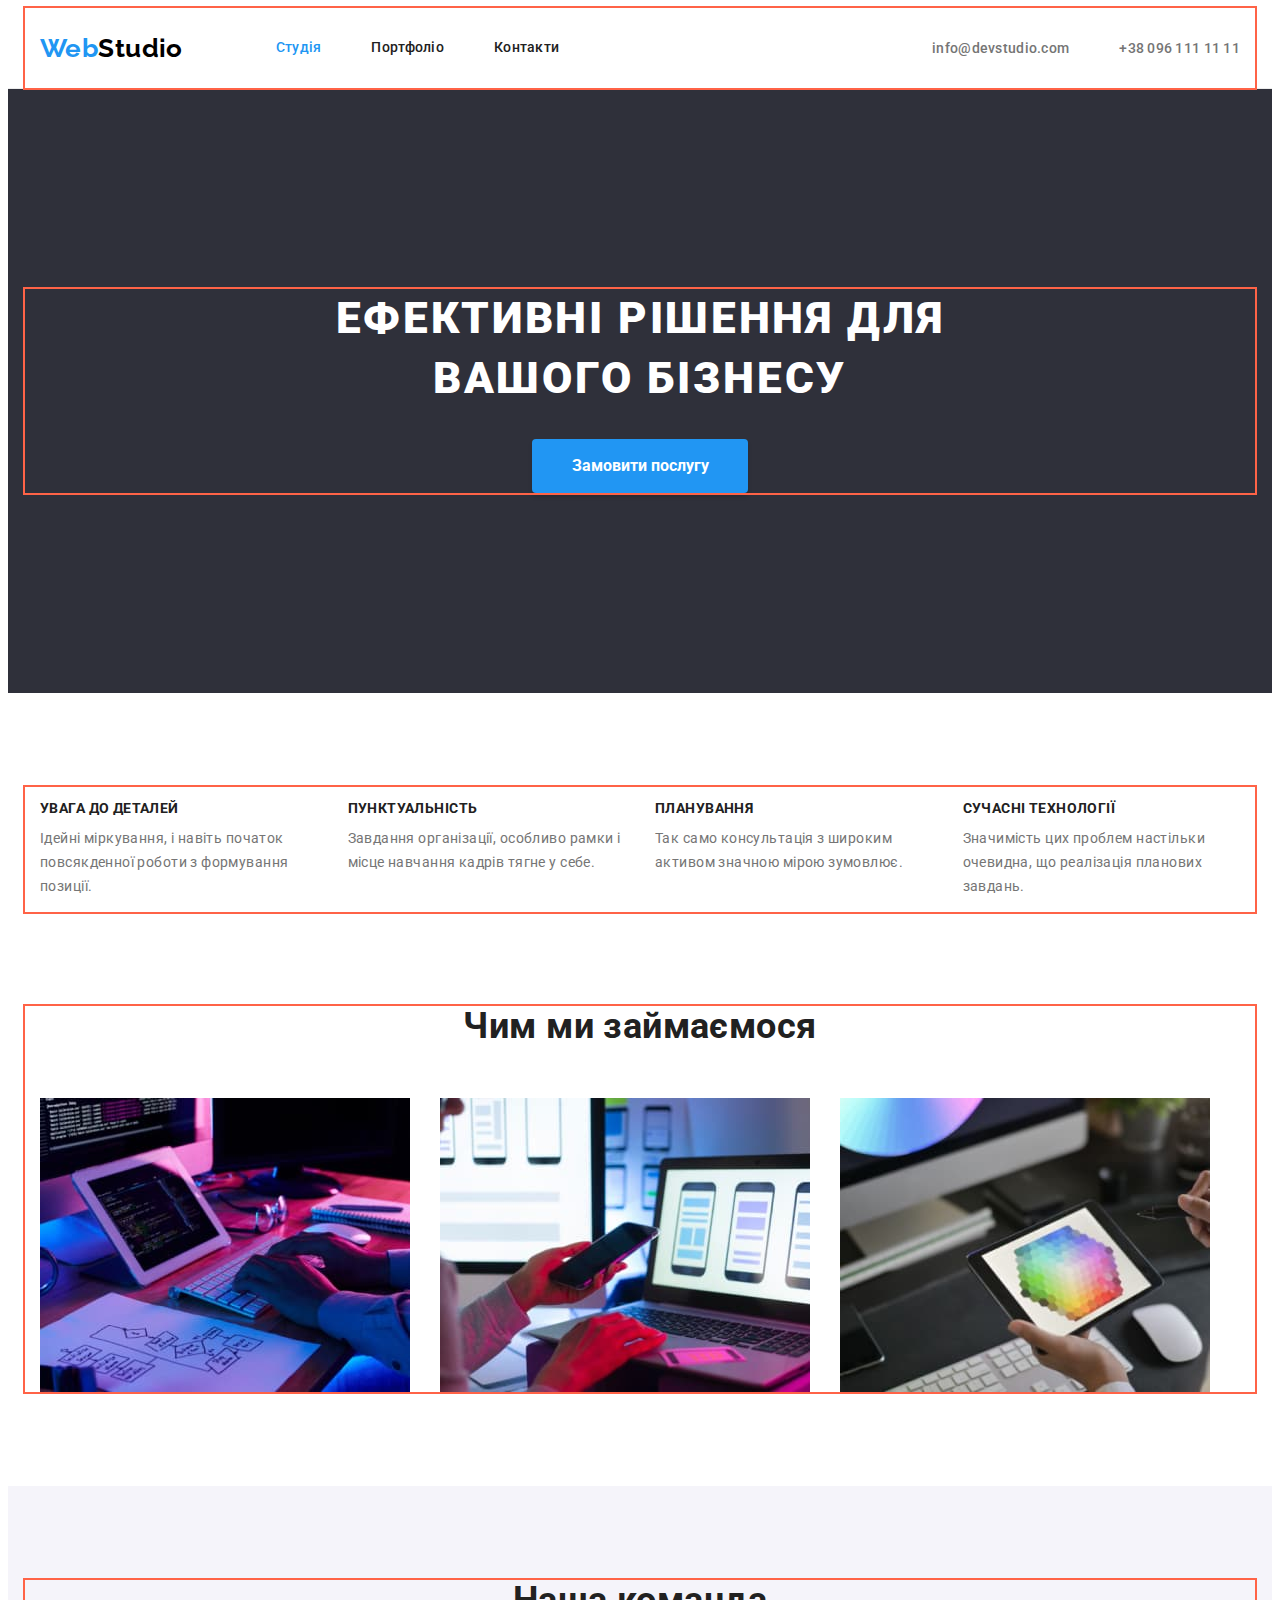
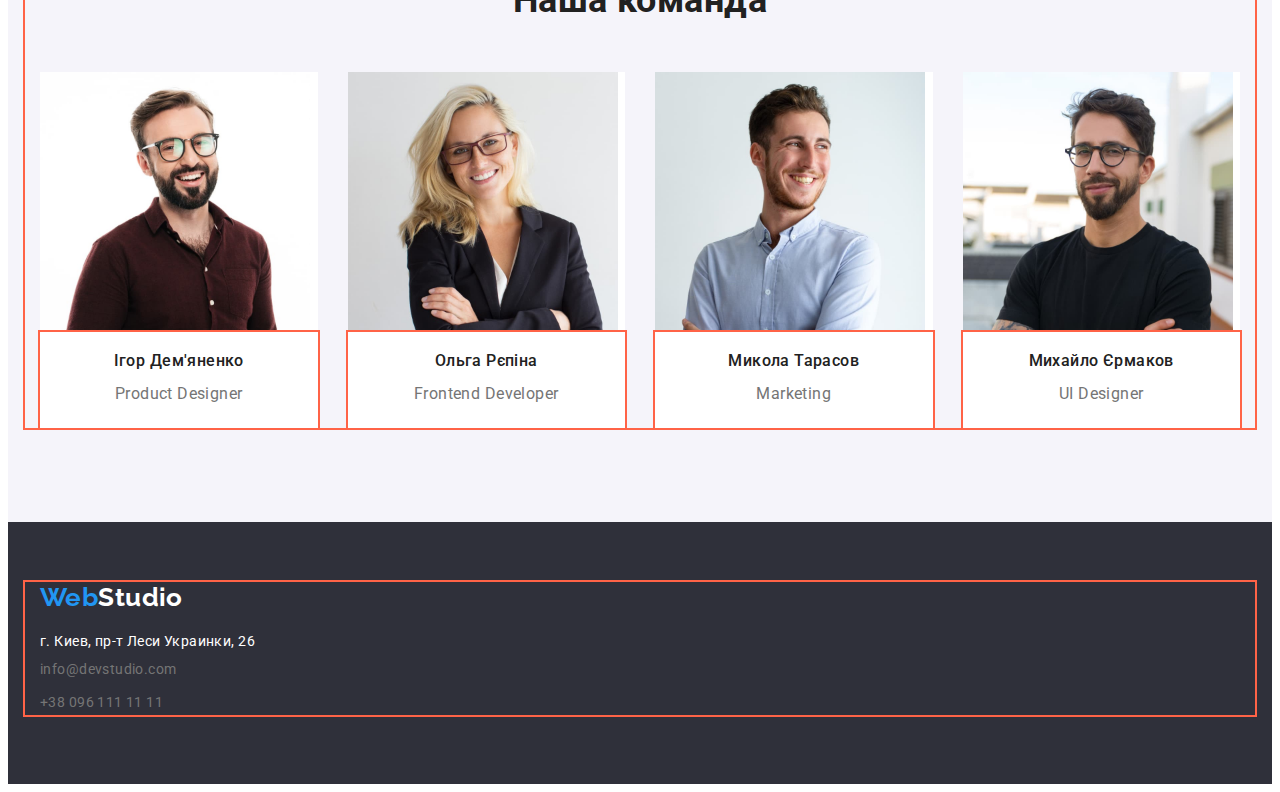
<file: index.html>
<!DOCTYPE html>
<html lang="uk">
  <head>
    <meta charset="UTF-8" />
    <meta http-equiv="X-UA-Compatible" content="IE=edge" />
    <meta name="viewport" content="width=device-width, initial-scale=1.0" />
    <title>Document</title>
    <link rel="preconnect" href="https://fonts.googleapis.com" />
    <link rel="preconnect" href="https://fonts.gstatic.com" crossorigin />
    <link
      href="https://fonts.googleapis.com/css2?family=Raleway:wght@700&family=Roboto:wght@400;500;700;900&display=swap"
      rel="stylesheet"
    />
    <link
      rel="stylesheet"
      href="https://cdnjs.cloudflare.com/ajax/libs/modern-normalize/1.1.0/modern-normalize.min.css"
      integrity="sha512-wpPYUAdjBVSE4KJnH1VR1HeZfpl1ub8YT/NKx4PuQ5NmX2tKuGu6U/JRp5y+Y8XG2tV+wKQpNHVUX03MfMFn9Q=="
      crossorigin="anonymous"
      referrerpolicy="no-referrer"
    />
    <link rel="stylesheet" href="./css/style.css" />
  </head>
  <body>
    <!-- Header -->
    <header class="head-sectione">
      <section>
        <div class="conteiner main-nav">
          <a href="./index.html" class="logo"
            ><span class="logo-accent">Web</span>Studio</a
          >
          <nav>
            <ul class="site-nav list">
              <li class="items">
                <a href="./index.html" class="link current">Студія</a>
              </li>
              <li class="items">
                <a href="./portfolio.html" class="link">Портфоліо</a>
              </li>
              <li class="items"><a href="#" class="link">Контакти</a></li>
            </ul>
          </nav>
          <ul class="auth-nav list">
            <li class="items">
              <a class="link" href="mailto:info@devstudio.com"
                >info@devstudio.com</a
              >
            </li>
            <li class="items">
              <a class="link" href="tel:+380961111111">+38 096 111 11 11</a>
            </li>
          </ul>
        </div>
      </section>
    </header>
    <!-- Main Content -->
    <main>
      <section class="hero">
        <div class="conteiner">
          <h1 class="hero-title">
            Ефективні рішення для <br />
            вашого бізнесу
          </h1>
          <button type="button" class="button">Замовити послугу</button>
        </div>
      </section>
      <section class="sections">
        <div class="conteiner">
          <h2 class="first-section-title visally-hidden">Наші Особливості</h2>
          <ul class="list first-section">
            <li class="items">
              <h3 class="discript-tittle">УВАГА ДО ДЕТАЛЕЙ</h3>
              <p class="discript-text">
                Ідейні міркування, і навіть початок повсякденної роботи з
                формування позиції.
              </p>
            </li>
            <li class="items">
              <h3 class="discript-tittle">ПУНКТУАЛЬНІСТЬ</h3>
              <p class="discript-text">
                Завдання організації, особливо рамки і місце навчання кадрів
                тягне у себе.
              </p>
            </li>
            <li class="items">
              <h3 class="discript-tittle">ПЛАНУВАННЯ</h3>
              <p class="discript-text">
                Так само консультація з широким активом значною мірою зумовлює.
              </p>
            </li>
            <li class="items">
              <h3 class="discript-tittle">СУЧАСНІ ТЕХНОЛОГІЇ</h3>
              <p class="discript-text">
                Значимість цих проблем настільки очевидна, що реалізація
                планових завдань.
              </p>
            </li>
          </ul>
        </div>
      </section>
      <section class="about sections">
        <div class="conteiner">
          <h2 class="section-title">Чим ми займаємося</h2>
          <ul class="list second-section">
            <li class="items">
              <img src="./imeges/kayboard.jpg" alt="клавіатура" width="370" />
            </li>
            <li class="items">
              <img src="./imeges/phone.jpg" alt="телефон" width="370" />
            </li>
            <li class="items">
              <img src="./imeges/ipad.jpg" alt="планшет" width="370" />
            </li>
          </ul>
        </div>
      </section>
      <section class="sections teams">
        <div class="conteiner">
          <h2 class="section-title">Наша команда</h2>
          <ul class="list third-section">
            <li class="team-curds">
              <img
                src="./imeges/igor-port.jpg"
                alt="ігор портрет"
                width="270"
              />
              <div class="conteiner-team">
                <h3 class="featurelist-title">Ігор Дем'яненко</h3>
                <p class="featurelist-text" lang="en">Product Designer</p>
              </div>
            </li>
            <li class="team-curds">
              <img
                src="./imeges/olga-port.jpg"
                alt="ольга портрет"
                width="270"
              />
              <div class="conteiner-team">
                <h3 class="featurelist-title">Ольга Рєпіна</h3>
                <p class="featurelist-text" lang="en">Frontend Developer</p>
              </div>
            </li>
            <li class="team-curds">
              <img
                src="./imeges/kolya-port.jpg"
                alt="микола портрет"
                width="270"
              />
              <div class="conteiner-team">
                <h3 class="featurelist-title">Микола Тарасов</h3>
                <p class="featurelist-text" lang="en">Marketing</p>
              </div>
            </li>
            <li class="team-curds">
              <img
                src="./imeges/michael-port.jpg"
                alt="михайло портрет"
                width="270"
              />
              <div class="conteiner-team">
                <h3 class="featurelist-title">Михайло Єрмаков</h3>
                <p class="featurelist-text" lang="en">UI Designer</p>
              </div>
            </li>
          </ul>
        </div>
      </section>
    </main>
    <!-- Footer -->
    <footer class="footer">
      <div class="conteiner">
        <a href="./index.html" class="logo-footer"
          ><span class="logo-accent">Web</span>Studio</a
        >
        <address>
          <ul class="list">
            <li>
              <a
                class="adress"
                href="https://goo.gl/maps/CPtrU1FHBa2aNyZL9"
                target="_blank"
                rel="noopener noreferrer"
                >г. Киев, пр-т Леси Украинки, 26</a
              >
            </li>
            <li>
              <a href="mailto:info@devstudio.com" class="footer-contacts"
                >info@devstudio.com</a
              >
            </li>
            <li>
              <a href="tel:+380961111111" class="footer-contacts"
                >+38 096 111 11 11</a
              >
            </li>
          </ul>
        </address>
      </div>
    </footer>
  </body>
</html>
</file>
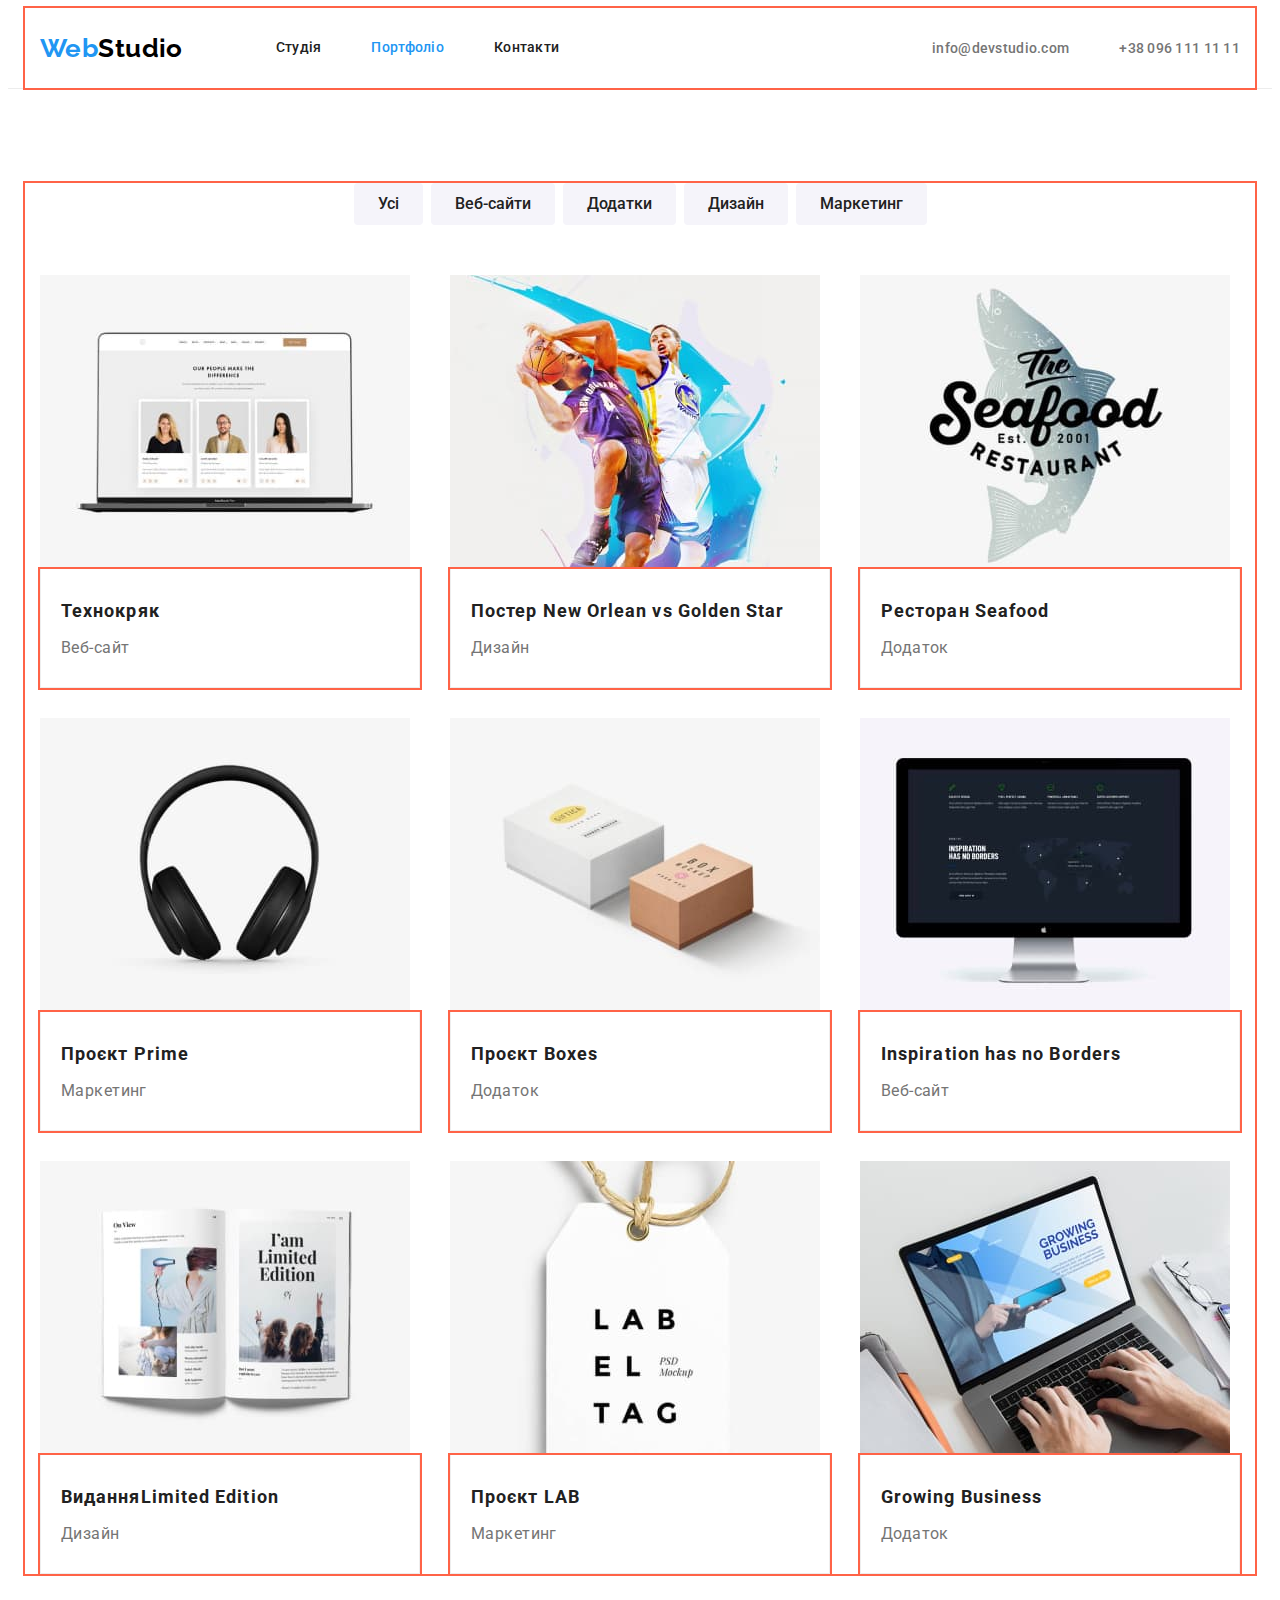
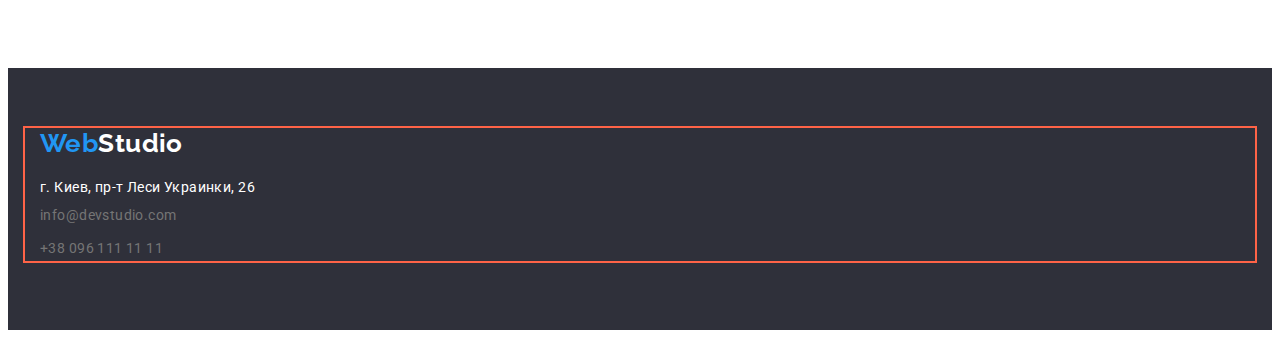
<file: portfolio.html>
<!DOCTYPE html>
<html lang="uk">
  <head>
    <meta charset="UTF-8" />
    <meta http-equiv="X-UA-Compatible" content="IE=edge" />
    <meta name="viewport" content="width=device-width, initial-scale=1.0" />
    <title>Document</title>
    <link rel="preconnect" href="https://fonts.googleapis.com" />
    <link rel="preconnect" href="https://fonts.gstatic.com" crossorigin />
    <link
      href="https://fonts.googleapis.com/css2?family=Raleway:wght@700&family=Roboto:wght@400;500;700;900&display=swap"
      rel="stylesheet"
    />
    <link
      rel="stylesheet"
      href="https://cdnjs.cloudflare.com/ajax/libs/modern-normalize/1.1.0/modern-normalize.min.css"
      integrity="sha512-wpPYUAdjBVSE4KJnH1VR1HeZfpl1ub8YT/NKx4PuQ5NmX2tKuGu6U/JRp5y+Y8XG2tV+wKQpNHVUX03MfMFn9Q=="
      crossorigin="anonymous"
      referrerpolicy="no-referrer"
    />
    <link rel="stylesheet" href="./css/style.css" />
  </head>
  <body>
    <!-- Header -->
    <header class="head-sectione">
      <section>
        <div class="conteiner main-nav">
          <a href="./index.html" class="logo"
            ><span class="logo-accent">Web</span>Studio</a
          >
          <nav>
            <ul class="site-nav list">
              <li class="items">
                <a href="./index.html" class="link">Студія</a>
              </li>
              <li class="items">
                <a href="./portfolio.html" class="link current">Портфоліо</a>
              </li>
              <li class="items"><a href="#" class="link">Контакти</a></li>
            </ul>
          </nav>
          <ul class="auth-nav list">
            <li class="items">
              <a class="link" href="mailto:info@devstudio.com"
                >info@devstudio.com</a
              >
            </li>
            <li class="items">
              <a class="link" href="tel:+380961111111">+38 096 111 11 11</a>
            </li>
          </ul>
        </div>
      </section>
    </header>
    <!-- Main Content -->
    <main>
      <section class="sections">
        <div class="conteiner main-port">
          <h1 class="section-title visally-hidden">Портфоліо</h1>
          <ul class="list port-bt">
            <li class="items">
              <button class="button-port" type="button">Усі</button>
            </li>
            <li class="items">
              <button class="button-port" type="button">Веб-сайти</button>
            </li>
            <li class="items">
              <button class="button-port" type="button">Додатки</button>
            </li>
            <li class="items">
              <button class="button-port" type="button">Дизайн</button>
            </li>
            <li class="items">
              <button class="button-port" type="button">Маркетинг</button>
            </li>
          </ul>

          <ul class="list port-elements">
            <li class="port-item">
              <a href="#" class="decoration-none">
                <img
                  src="./imeges/portfolio/img-1.jpg"
                  alt="ноутбук"
                  width="370"
                />
                <div class="conteiner-port-text">
                  <h2 class="portlist-title list">Технокряк</h2>
                  <p class="portlist-text list">Веб-сайт</p>
                </div>
              </a>
            </li>
            <li class="port-item">
              <a href="#" class="decoration-none">
                <img
                  src="./imeges/portfolio/img-2.jpg"
                  alt="баскетбол"
                  width="370"
                />
                <div class="conteiner-port-text">
                  <h2 class="portlist-title list">
                    Постер<span lang="en"> New Orlean vs Golden Star</span>
                  </h2>
                  <p class="portlist-text list">Дизайн</p>
                </div>
              </a>
            </li>
            <li class="port-item">
              <a href="#" class="decoration-none"
                ><img
                  src="./imeges/portfolio/img-3.jpg"
                  alt="морська Іжа"
                  width="370"
                />
                <div class="conteiner-port-text">
                  <h2 class="portlist-title list">
                    Ресторан<span lang="en"> Seafood</span>
                  </h2>
                  <p class="portlist-text list">Додаток</p>
                </div>
              </a>
            </li>
            <li class="port-item">
              <a href="#" class="decoration-none">
                <img
                  src="./imeges/portfolio/img-4.jpg"
                  alt="навушники"
                  width="370"
                />
                <div class="conteiner-port-text">
                  <h2 class="portlist-title list">
                    Проєкт<span lang="en"> Prime</span>
                  </h2>
                  <p class="portlist-text list">Маркетинг</p>
                </div>
              </a>
            </li>
            <li class="port-item">
              <a href="#" class="decoration-none">
                <img
                  src="./imeges/portfolio/img-5.jpg"
                  alt="дві коробки"
                  width="370"
                />
                <div class="conteiner-port-text">
                  <h2 class="portlist-title list">
                    Проєкт<span lang="en"> Boxes</span>
                  </h2>
                  <p class="portlist-text list">Додаток</p>
                </div>
              </a>
            </li>
            <li class="port-item">
              <a href="#" class="decoration-none">
                <img
                  src="./imeges/portfolio/img-6.jpg"
                  alt="монітор"
                  width="370"
                />
                <div class="conteiner-port-text">
                  <h2 class="portlist-title list">
                    <span lang="en">Inspiration has no Borders</span>
                  </h2>
                  <p class="portlist-text list">Веб-сайт</p>
                </div>
              </a>
            </li>
            <li class="port-item">
              <a href="#" class="decoration-none">
                <img
                  src="./imeges/portfolio/img-7.jpg"
                  alt="журнал"
                  width="370"
                />
                <div class="conteiner-port-text">
                  <h2 class="portlist-title list">
                    Видання<span lang="en">Limited Edition</span>
                  </h2>
                  <p class="portlist-text list">Дизайн</p>
                </div>
              </a>
            </li>
            <li class="port-item">
              <a href="#" class="decoration-none">
                <img
                  src="./imeges/portfolio/img-8.jpg"
                  alt="бірка"
                  width="370"
                />
                <div class="conteiner-port-text">
                  <h2 class="portlist-title list">
                    Проєкт<span lang="en"> LAB</span>
                  </h2>
                  <p class="portlist-text list">Маркетинг</p>
                </div>
              </a>
            </li>
            <li class="port-item">
              <a href="#" class="decoration-none">
                <img
                  src="./imeges/portfolio/img-9.jpg"
                  alt="робота за ноутбуком"
                  width="370"
                />
                <div class="conteiner-port-text">
                  <h2 class="portlist-title list">
                    <span lang="en">Growing Business</span>
                  </h2>
                  <p class="portlist-text list">Додаток</p>
                </div>
              </a>
            </li>
          </ul>
        </div>
      </section>
    </main>
    <!-- Footer -->
    <footer class="footer">
      <section>
        <div class="conteiner">
          <a href="./index.html" class="logo-footer"
            ><span class="logo-accent">Web</span>Studio</a
          >
          <address>
            <ul class="list">
              <li>
                <a
                  class="adress"
                  href="https://goo.gl/maps/CPtrU1FHBa2aNyZL9"
                  target="_blank"
                  rel="noopener noreferrer"
                  >г. Киев, пр-т Леси Украинки, 26</a
                >
              </li>
              <li>
                <a href="mailto:info@devstudio.com" class="footer-contacts"
                  >info@devstudio.com</a
                >
              </li>
              <li>
                <a href="tel:+380961111111" class="footer-contacts"
                  >+38 096 111 11 11</a
                >
              </li>
            </ul>
          </address>
        </div>
      </section>
    </footer>
  </body>
</html>
</file>
<file: css/style.css>
/* Палитра
основной беграунд #FFFFFF 
акцент #2196F3
основной текст #212121
параграфи и контакти #757575
беграун гирой и футер #2F303A
беграунд наша команда #F5F4FA

*/

:root {
    --primary-text-color: #212121;
    --secondory-text-color: #757575;
    --accsent-color: #2196F3;
    --second-accent-color: #188CE8;
    --primary-background-color: #FFFFFF;
    --secondory-baclground-color: #F5F4FA;
    --footer-bacground-color: #2F303A;
    --logo-bl-color: #000000;
    --footer-cotnacts-color: color: rgba(255, 255, 255, 0.6);
    --hero-tittle-color: #ffffff;
    --head-line-color: #ECECEC;
    --border-color:#EEEEEE;

}

body {
    background-color: var(--primary-background-color);
    color: var(--secondory-text-color);

    font-family: 'Roboto', sans-serif;
    font-size: 14px;
    letter-spacing: 0.03em;
}

.list {
    list-style: none;
    padding: 0;
    margin: 0;
}
.conteiner {
    margin-left: auto;
    margin-right: auto;
    padding-left: 15px;
    padding-right: 15px;
    width: 1200px; 
   outline: 2px solid tomato;
}
.conteiner-port-text {
   display:block;
   padding: 24px 20px;
   margin-top: 0;
   margin-bottom: 0;


    outline: 2px solid tomato;
    border-left: 1px solid var(--border-color);
        border-bottom: 1px solid var(--border-color);
        border-right: 1px solid var(--border-color);
        
    }
.conteiner-team {
    display: block;
        padding: 20px 30px;
        margin-top: 0;
        margin-bottom: 0;
    
    
        outline: 2px solid tomato;
}
img {
    display: block;
    max-width: 100%;
}

.logo {
    color: var(--logo-bl-color);
    font-family: 'Raleway', sans-serif;

    font-weight: 700;
    font-size: 26px;
    line-height: 1.19;
    text-decoration: none;
}

/* site nav */

.main-nav {
    display: flex;
    align-items: center;
}

.site-nav {
    display: flex;
    margin-left: 93px;

}
.site-nav .items {
    margin-right: 50px;
}

.site-nav .items:last-child {
margin-right: 0; 
}

.site-nav .link {
     display: block;
     padding-top: 32px;
     padding-bottom: 32px;

color: var(--primary-text-color);
    font-weight: 500;
    font-size: 14px;
    line-height: 1.14;
    letter-spacing: 0.02em;
    text-decoration: none;
}

.site-nav .link:hover,
.site-nav .link:focus,
.auth-nav a:hover,
.auth-nav a:focus,
.site-nav .link.current {
    color: var(--accsent-color);
}

.auth-nav {
display: flex;
margin-left: auto;
}
.auth-nav .link {
padding-top: 32px;
padding-bottom: 32px; 
}

.auth-nav .items + .items {
    margin-left: 50px;
}

.auth-nav a {
    color: var(--secondory-text-color);
    

    font-weight: 500;
    font-size: 14px;
    line-height: 1.14;
    letter-spacing: 0.02em;
    text-decoration: none;
}

/* Hero */

.hero {
    padding-top: 200px;
    padding-bottom: 200px;
    background-color: var(--footer-bacground-color);

    text-align: center;
}

.hero-title {

    color: var(--primary-background-color);

    margin-top: 0px;
    margin-bottom: 30px; 
    font-style: normal;
    font-weight: 900;
    font-size: 44px;
    line-height: 1.36;

    
    letter-spacing: 0.06em;
    text-transform: uppercase;
}

.button {
    color: var(--hero-tittle-color);
    background-color: var(--accsent-color);

    display: inline-block;
    padding: 10px 32px;
    min-width: 216px;

    font-family: inherit;
    font-weight: 700;
    font-size: 16px;
    line-height: 1.87;
    box-shadow: 0px 4px 4px rgba(0, 0, 0, 0.15);
    border-radius: 4px;
    cursor: pointer;
    text-align: center;
 
    border-color: transparent;
}

.button:hover,
.button:focus {
    background-color: var(--second-accent-color);
    box-shadow: 0px 4px 4px rgba(0, 0, 0, 0.15);
    border-radius: 4px;    
}

/* Sectoin */

.sections {
    padding-top: 94px;
    padding-bottom: 94px;

}

.head-sectione {
    background-color: var(--primary-background-color);
    border-bottom: 1px solid;
    color: var(--head-line-color)
}
.section-title {

    color: var(--primary-text-color);

    margin-top: 0;
    margin-bottom: 50px;

    font-weight: 700;
    font-size: 36px;
    line-height: 1.16;
    text-align: center;
}

.sections.about {
    padding-top: 0;
}



/* FIRST SECTION */

.first-section {
    display: flex;
        flex-wrap: wrap;
        margin: 0 0 0 -30px;
}

.first-section .items {
    flex-basis: calc(100% / 4 - 30px);
        margin-left: 30px;
}
.discript-tittle {
    color: var(--primary-text-color);

    margin-bottom: 10px;


    font-weight: 700;
    font-size: 14px;
    line-height: 1.14;
}


.discript-text {
    color: var(--secondory-text-color);

    margin-top: 0;
  

    font-size: 14px;
    line-height: 24px;
}
/* SECOND SECTION */

.second-section {
     display: flex;
  }
    
 .second-section .items {
            display: inline-block;
}
    
.second-section .items+.items {
            margin-left: 30px;
 }

/* THIRD SECRION */

 .third-section {
    display: flex;
        flex-wrap: wrap;
        margin: 0 0 0 -30px;  
    }
 
    
 .third-section .team-curds {
    flex-basis: calc(100% / 4 - 30px);
        margin-left: 30px;
    }
 
  .teams {
   background-color: var(--secondory-baclground-color);
}
        
   .team-curds {
    background-color: var(--primary-background-color);
    width: 270px;
}

.featurelist-title {
    text-align: center;
    margin-top: 0;
    margin-bottom: 10px;


    color: var(--primary-text-color);

    font-weight: 500;
    font-size: 16px;
    line-height: 1.14;

}

.featurelist-text {
    text-align: center;
    margin-top: 0;
    margin-bottom: 0;

    color: var(--secondory-text-color);
    font-size: 16px;
    line-height: 1.71;
}

.visally-hidden {
    position: fixed;
    transform: scale(0);


}


/* PORTFOLIO SECTION */

.button-port {
    display: inline-block;
    padding: 6px 22px;

    color: var(--primary-text-color);
    background-color: var(--secondory-baclground-color);

    font-family: inherit;
    font-weight: 500;
    font-size: 16px;
    line-height: 1.62;
    border-radius: 4px;
    cursor: pointer;
    border-color: transparent;
    text-align: center;

}

.button-port:hover,
.button-port:focus,
.button-port:active {
    color: var(--primary-background-color);
    background-color: var(--accsent-color);

    font-family: inherit;
    font-weight: 500;
    font-size: 16px;
    line-height: 1.62;
    box-shadow: 0px 3px 1px rgba(0, 0, 0, 0.1), 0px 1px 2px rgba(0, 0, 0, 0.08), 0px 2px 2px rgba(0, 0, 0, 0.12);
    border-radius: 4px;
    cursor: pointer;
    border-color: transparent;
}

.portlist-title {
    margin-bottom: 4px;
  

    color: var(--primary-text-color);
    font-weight: 700;
    font-size: 18px;
    line-height: 2;
    letter-spacing: 0.06em;
}

.portlist-text {
display: inline-block;


    color: var(--secondory-text-color);

    font-size: 16px;
    line-height: 1.87;
}

.decoration-none {
    text-decoration: none;

}

.main-port .port-bt {
    display: flex;
    justify-content: center;
    margin-bottom: 50px;

}

.port-bt {
    display: flex;

}

.port-bt .items {
    display: inline-block;
    
}

.port-bt .items+.items {

    margin-left: 8px;
}

.port-elements {
    display: flex;
    flex-wrap: wrap;
    margin: -30px 0 0 -30px;
     
}

.port-item {
    flex-basis: calc(100% / 3 - 30px); 
    margin-left: 30px;
    margin-top: 30px;

}


/* Footer */

.footer {
    background-color: var(--footer-bacground-color);
    padding-top: 60px;
    padding-bottom: 60px;
}

.logo-footer {
    display: inline-block;
    margin-bottom: 20px;




    color: var(--hero-tittle-color);

    font-family: 'Raleway';
    font-weight: 700;
    font-size: 26px;
    line-height: 1.19;
    text-decoration: none;

}

.logo-accent {
    color: var(--accsent-color);
}

.adress {
    color: var(--primary-background-color);

    font-style: normal;
    font-size: 14px;
    line-height: 1.17;
    text-decoration: none;
}

.footer .footer-contacts {
    color: var(--footer-cotnacts-color);


    font-style: normal;
    font-size: 14px;
    line-height: 1.71;
    text-decoration: none;
}

.footer .footer-contacts,
.adress {
    display: block;
    margin-bottom: 9px;
}

.footer-contacts:hover,
.footer-contacts:focus {
    color: var(--accsent-color);
}
</file>
